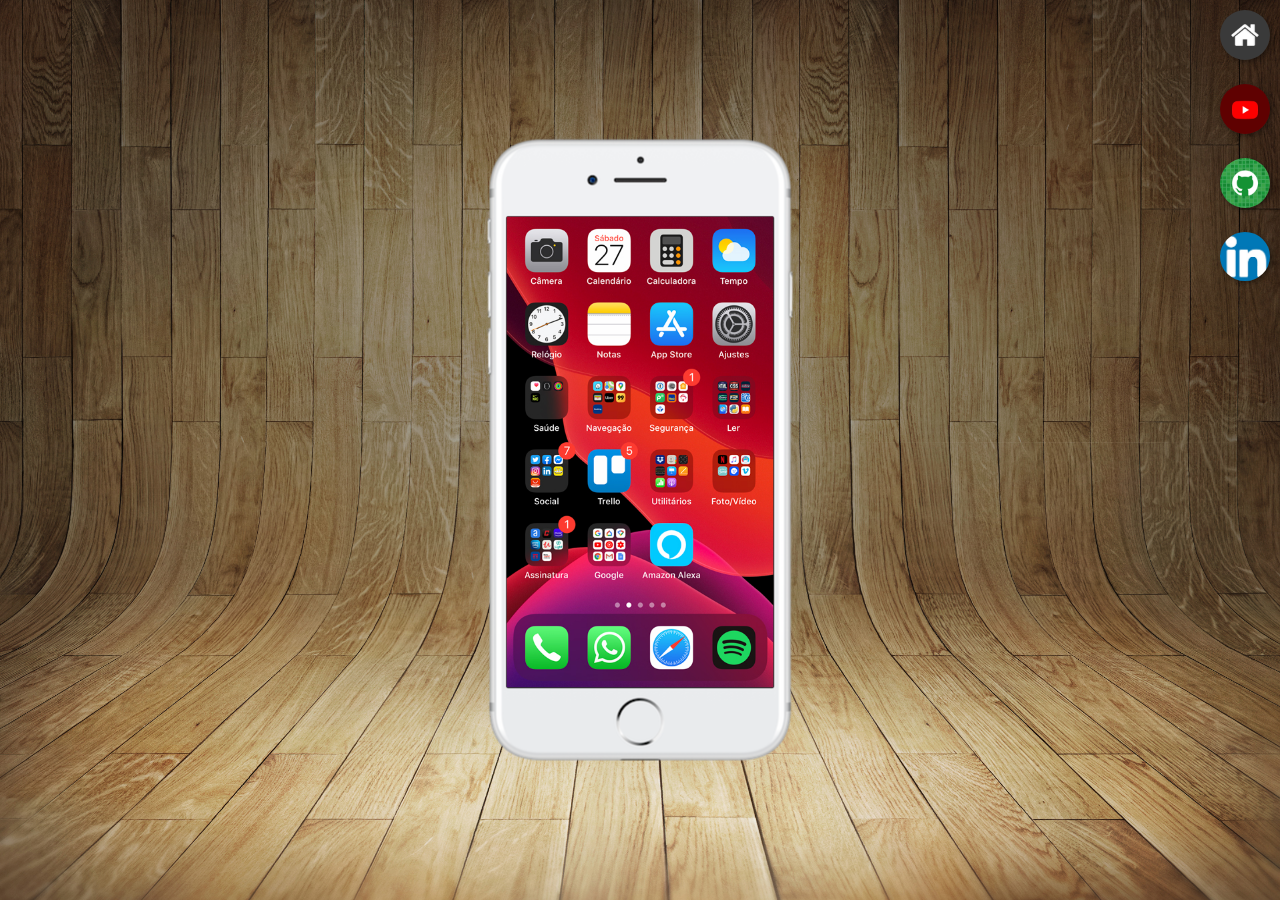
<file: index.html>
<!DOCTYPE html>
<html lang="pt-br">
<head>
    <meta charset="UTF-8">
    <meta http-equiv="X-UA-Compatible" content="IE=edge">
    <meta name="viewport" content="width=device-width, initial-scale=1.0">
    <title>Redes Sociais</title>
    <link rel="shortcut icon" href="favicon.ico" type="image/x-icon">
    <link rel="stylesheet" href="styles.css">
   
</head>
<body>
    <main>
        <section id="telefone">
            <iframe src="home.html" name="tela"  id="tela" frameborder="0"></iframe>
        </section>
        <section id="redes-sociais">
            <a href="home.html" target="tela"><img src="imagens/logo-home.jpg" alt="Home"></a><br>
            <a href="youtube.html" target="tela"> <img src="imagens/logo-youtube.jpg" alt="Youtube"></a><br>
            <a href="github.html" target="tela"><img src="imagens/logo-github.jpg" alt="github"></a><br>
            <a href="linkedin.html" target="tela"><img src="imagens/logo-linkedin.jpg" alt="Linkedin"></a><br>
        </section>
    </main>
    
</body>
</html>
</file>
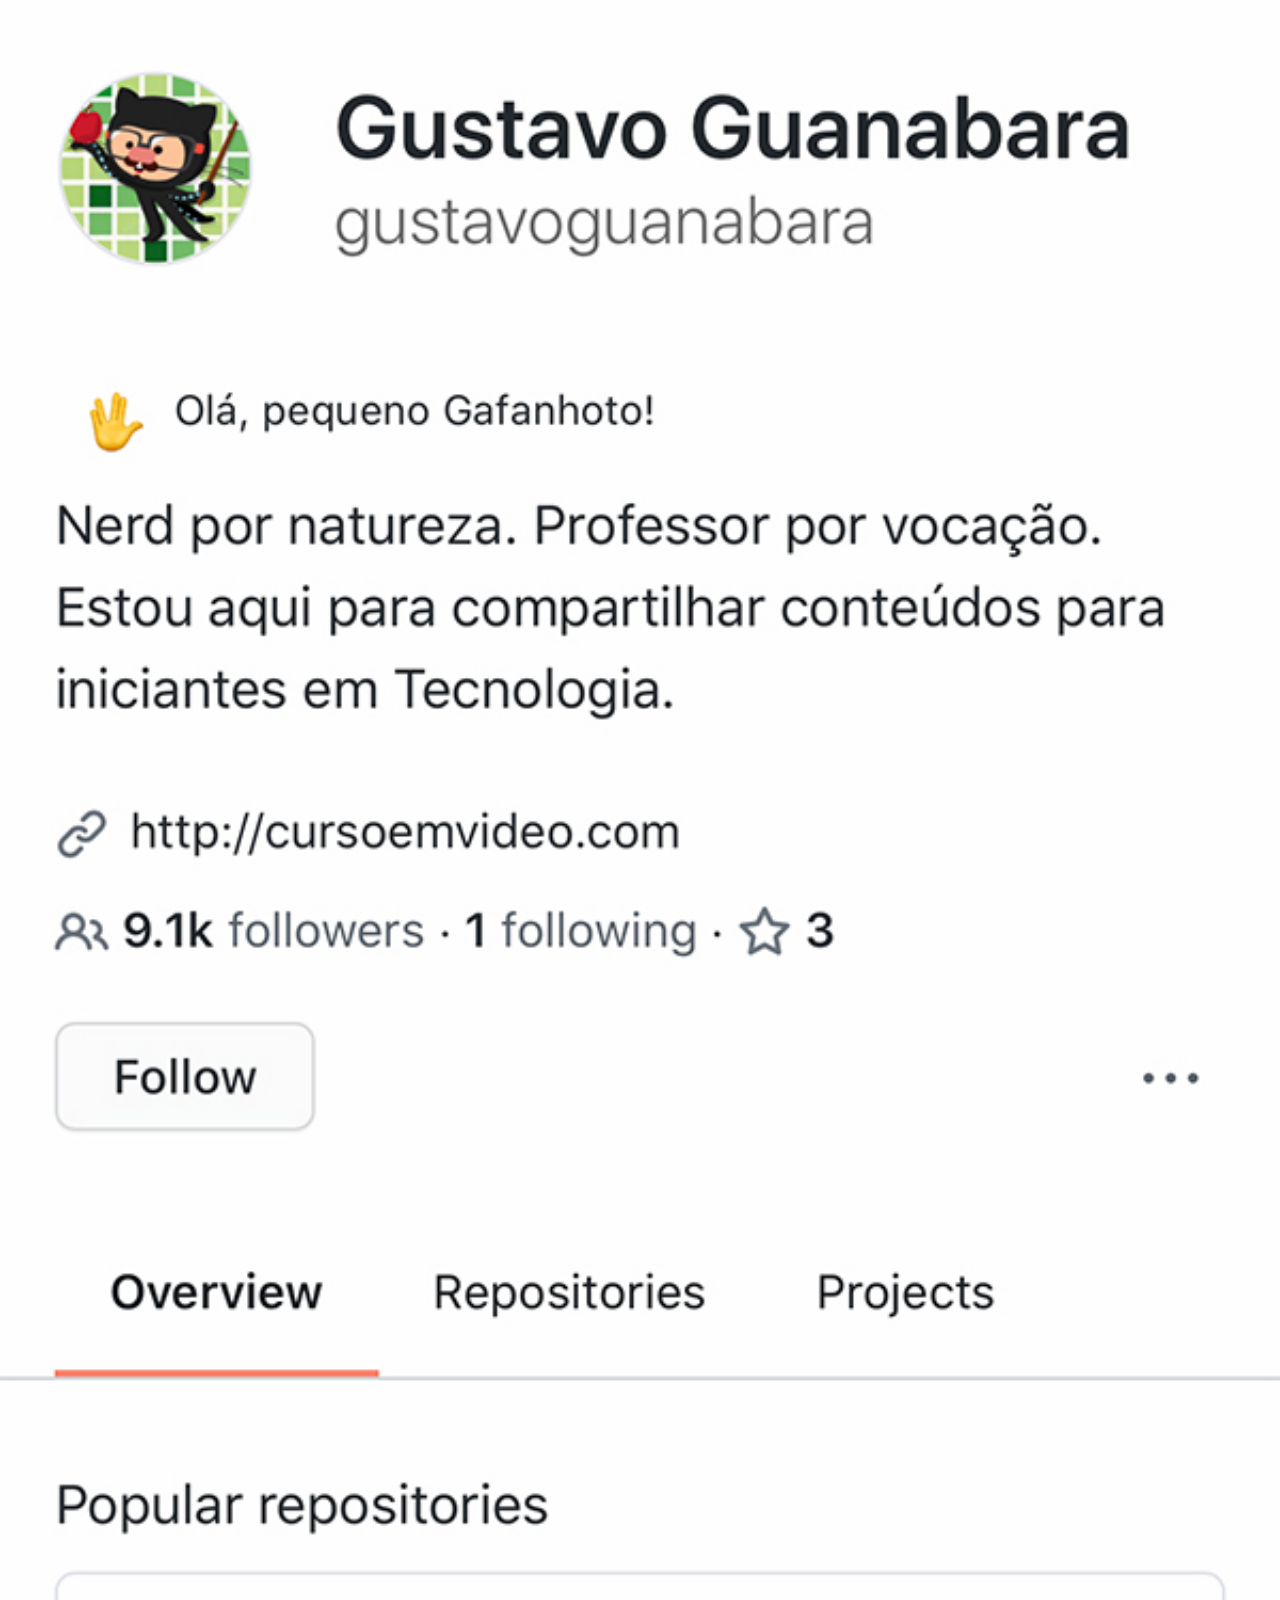
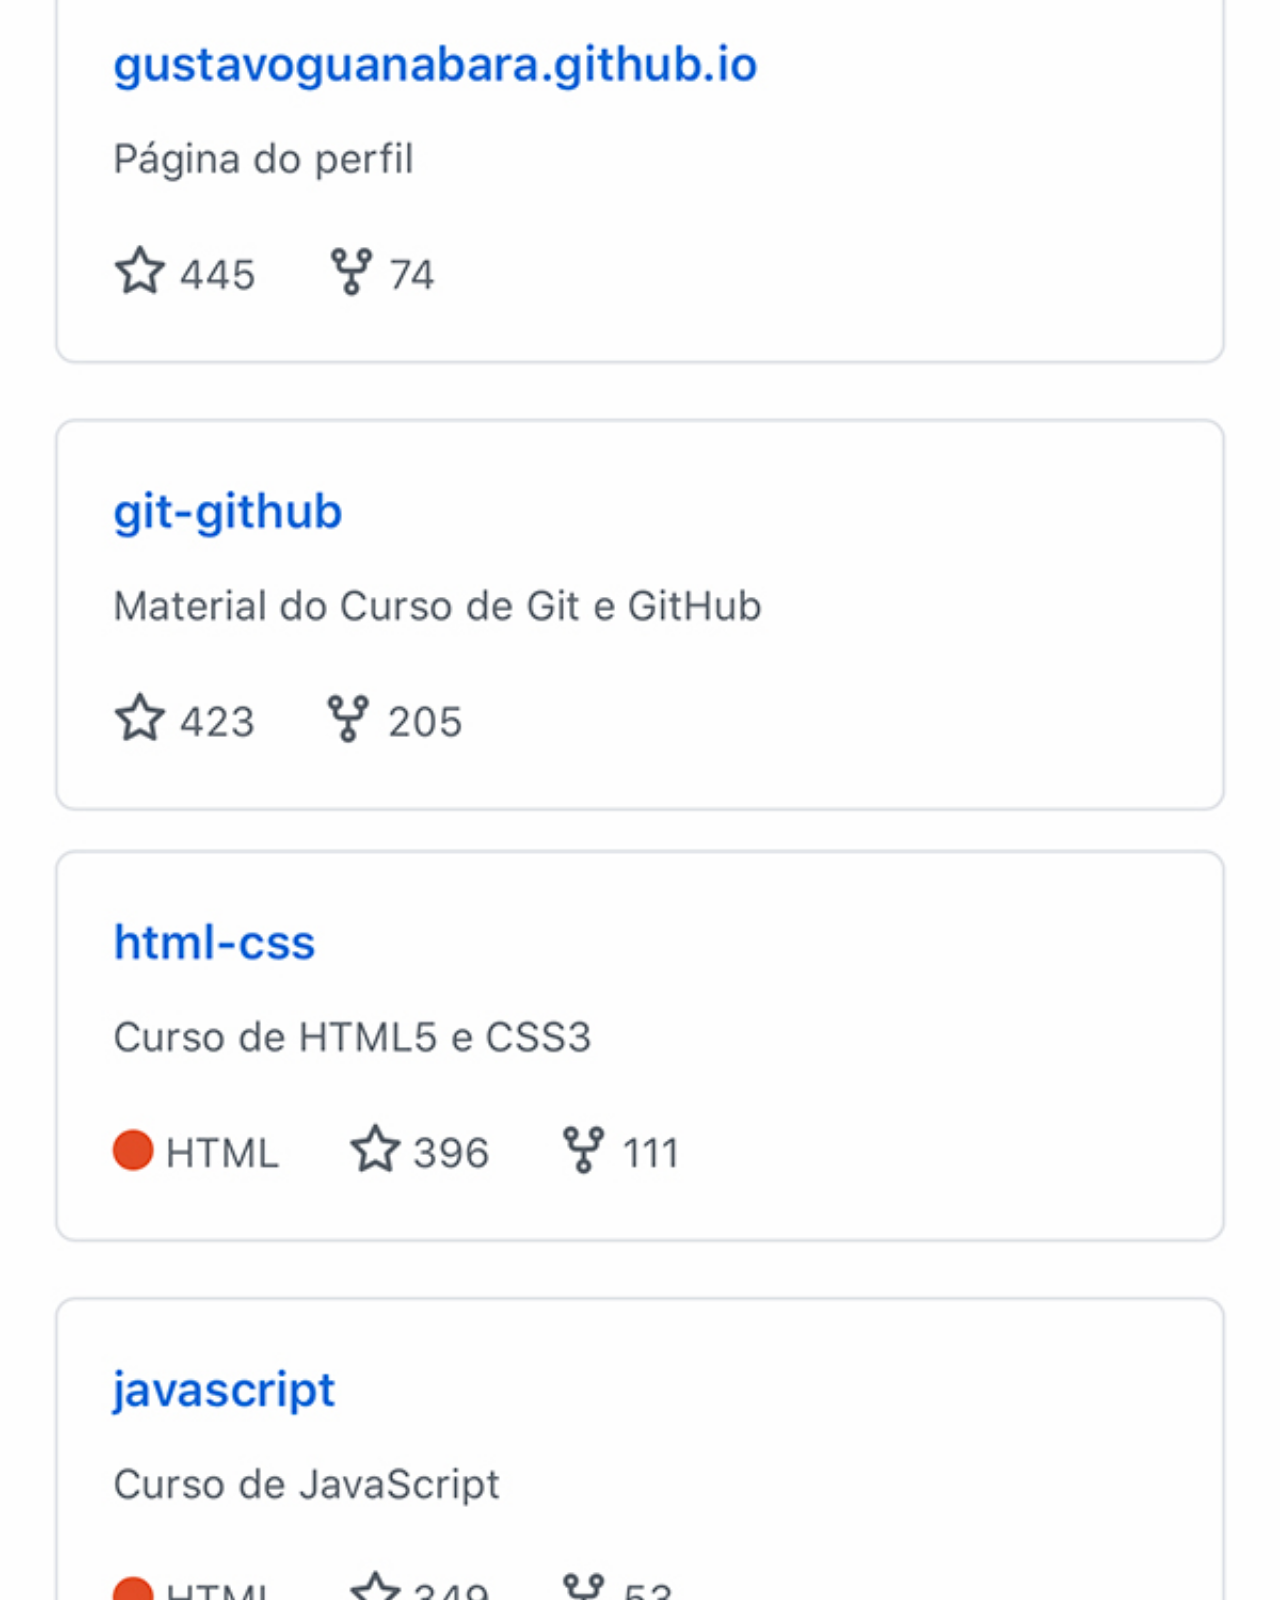
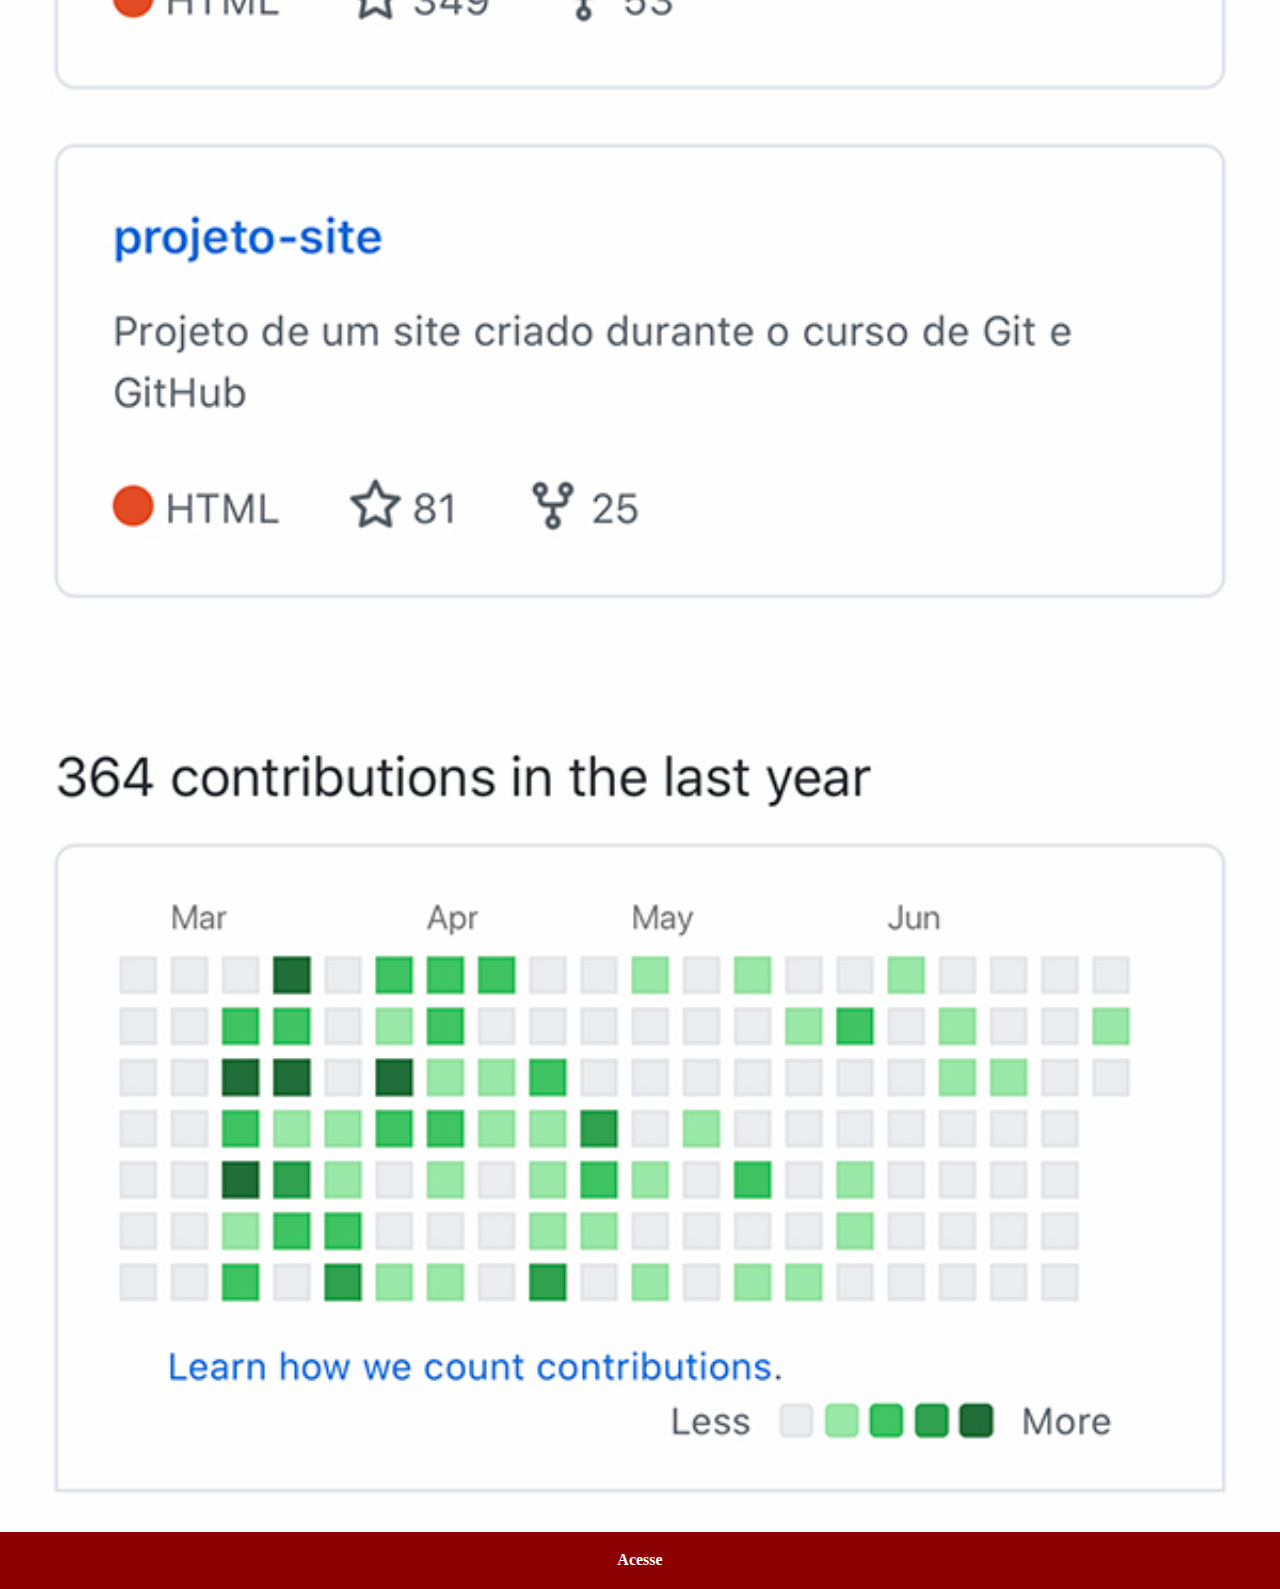
<file: github.html>
<!DOCTYPE html>
<html lang="pt-br">
<head>
    <meta charset="UTF-8">
    <meta http-equiv="X-UA-Compatible" content="IE=edge">
    <meta name="viewport" content="width=device-width, initial-scale=1.0">
    <title>Document</title>
    <link rel="stylesheet" href="social.css">
</head>
<body>
    <img src="imagens/tela-github.jpg" alt="GitHub">
    <a href="https://github.com/gustavoguanabara/">Acesse</a>
    
</body>
</html>
</file>
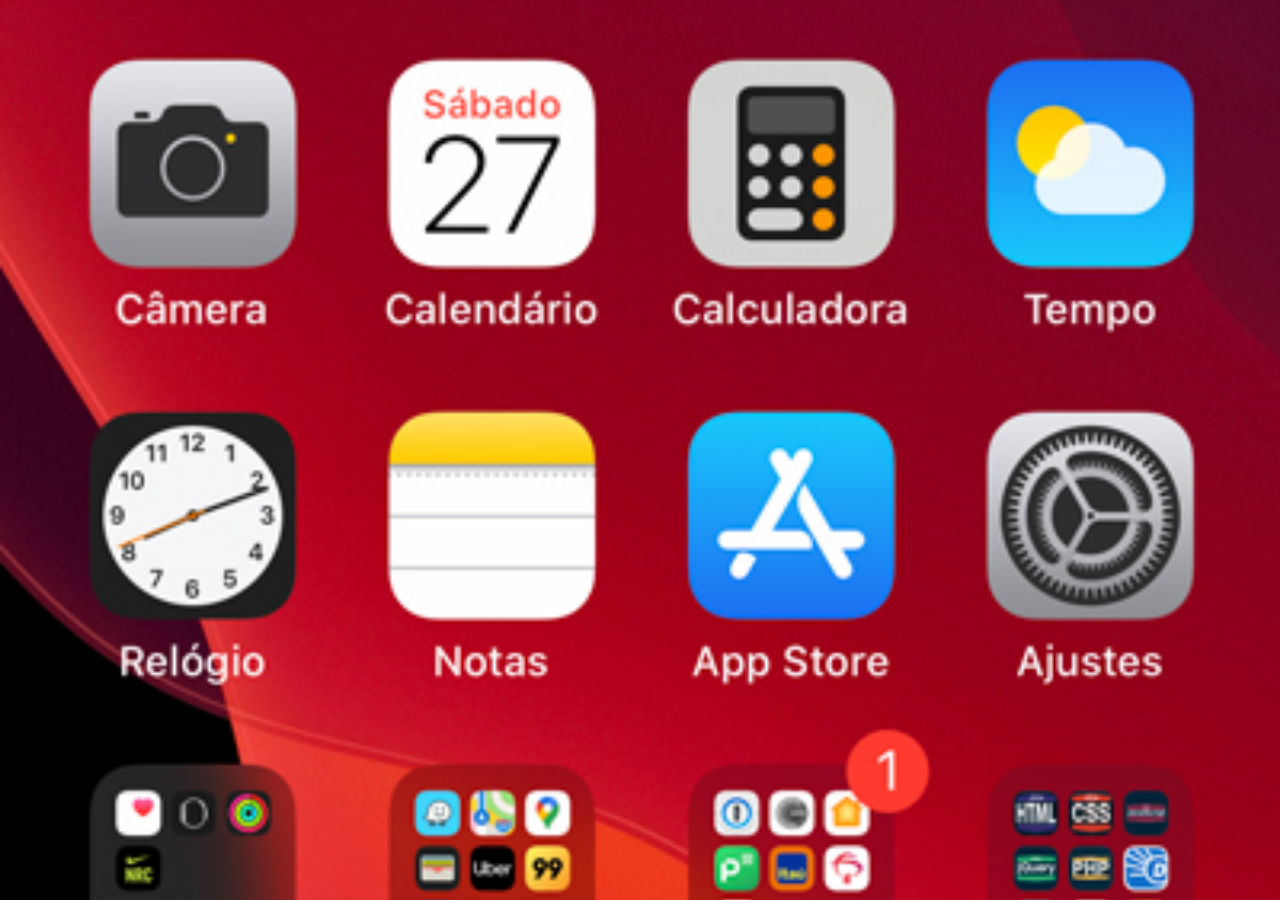
<file: home.html>
<!DOCTYPE html>
<html lang="pt-br">
<head>
    <meta charset="UTF-8">
    <meta http-equiv="X-UA-Compatible" content="IE=edge">
    <meta name="viewport" content="width=device-width, initial-scale=1.0">
    <title>Home</title>
    <style>
        *{
            margin: 0px;
            padding: 0px;
        }

        body{
            width: 100vw;
            height: 100vh;
            background: black url(imagens/tela-home.jpg) no-repeat top center;
            background-size: cover;
        }
    </style>
</head>
<body>
    
</body>
</html>
</file>
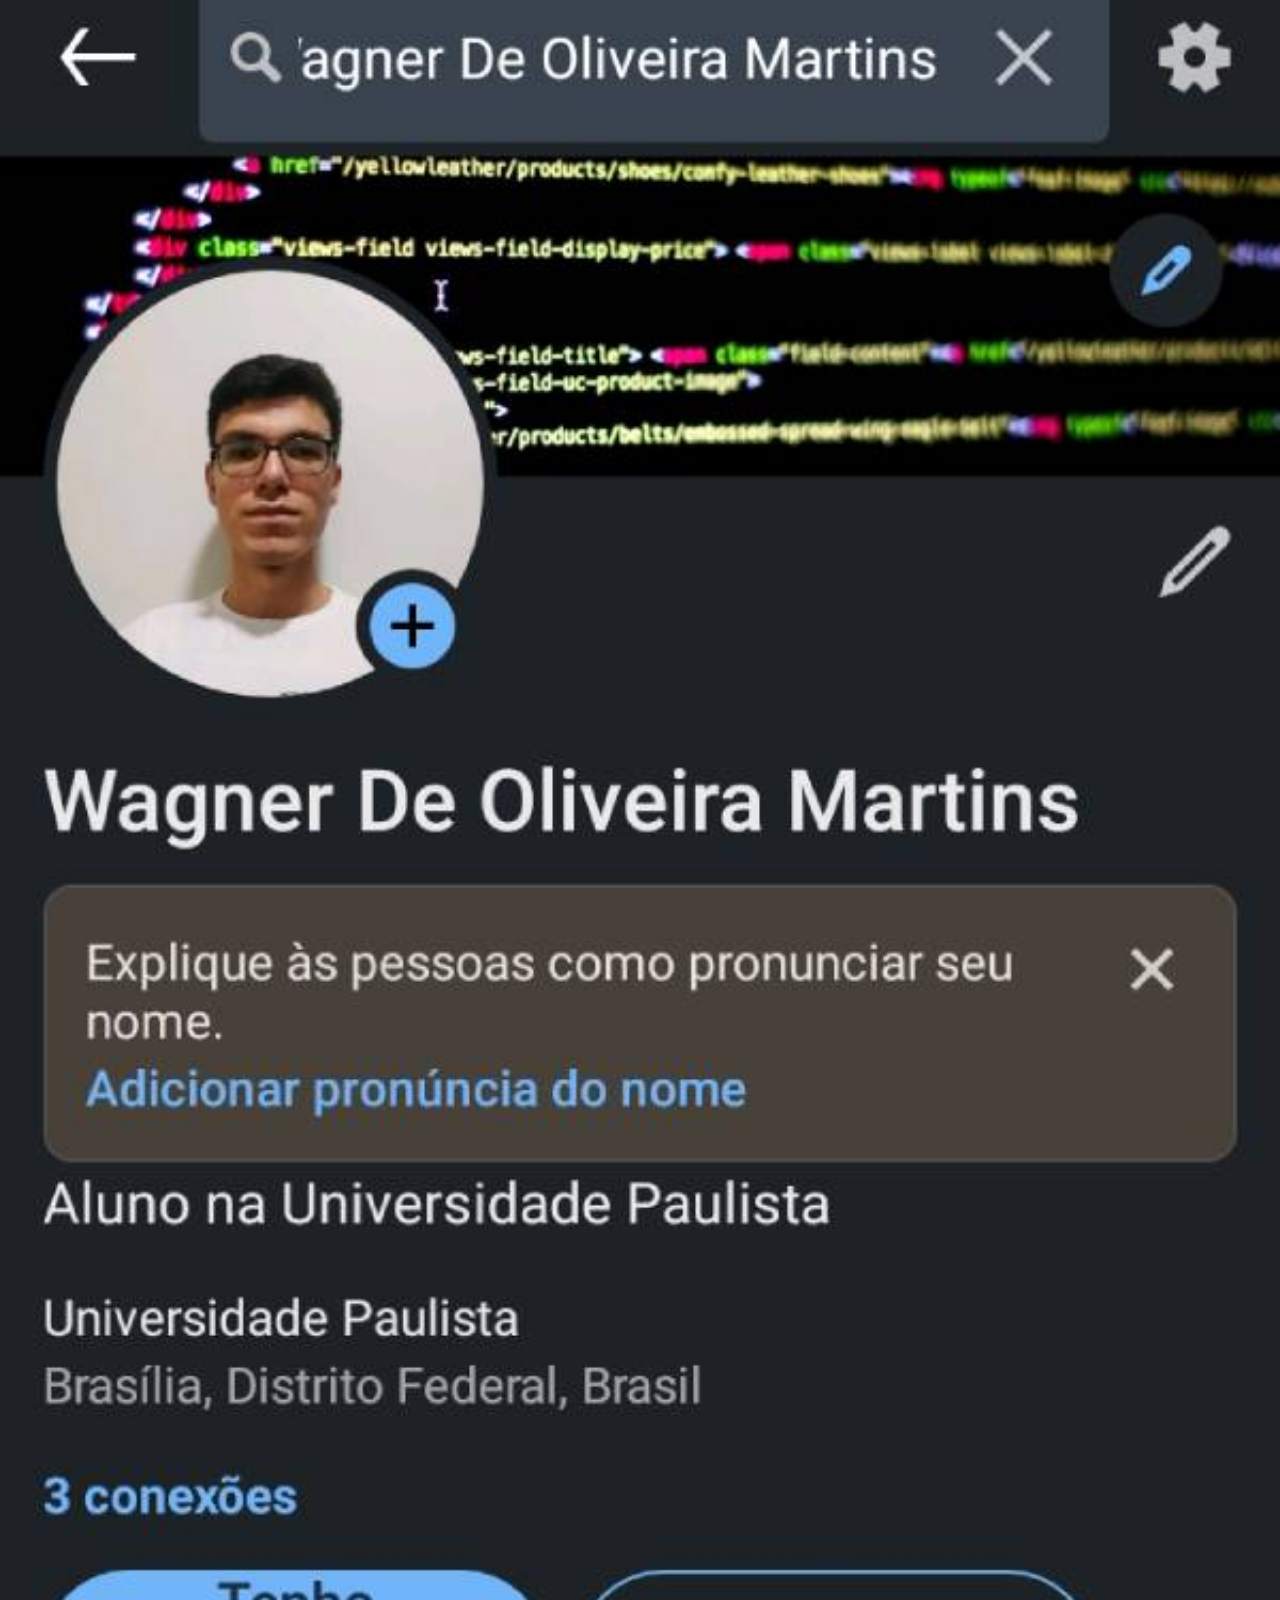
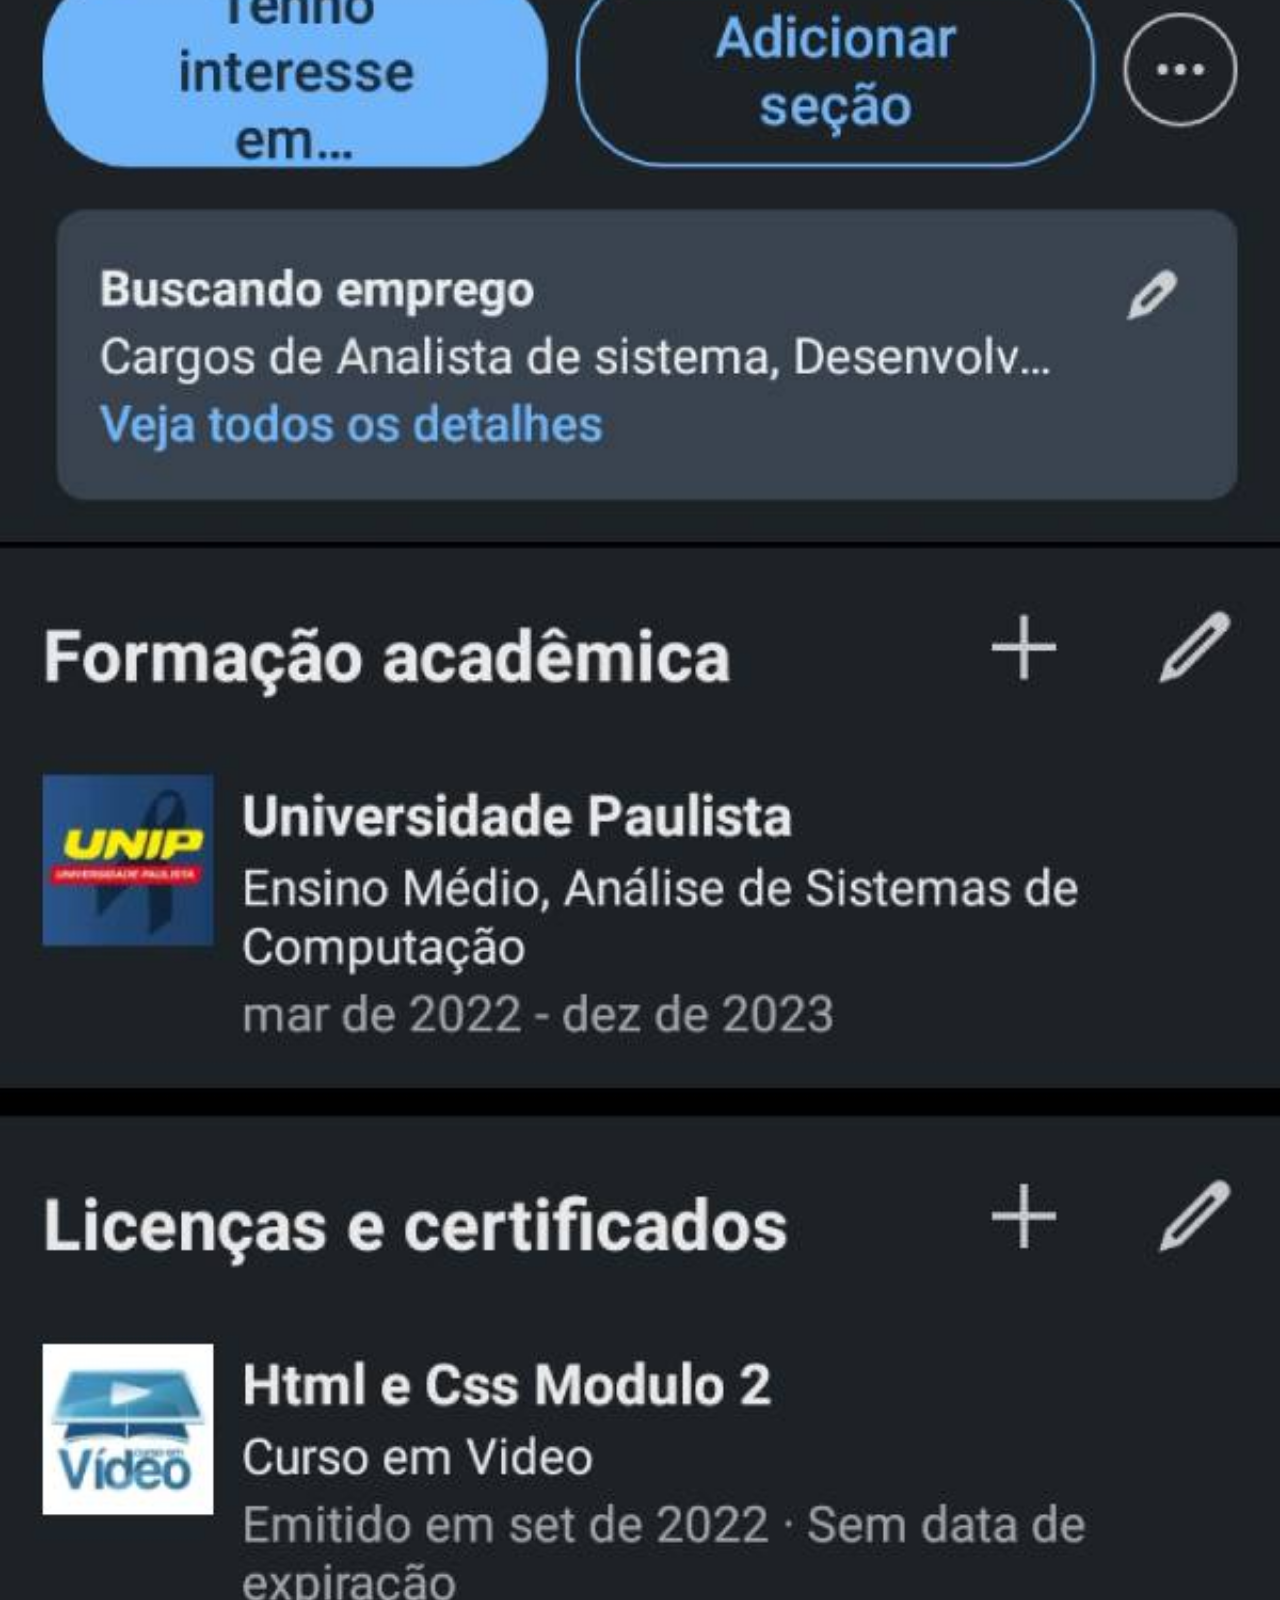
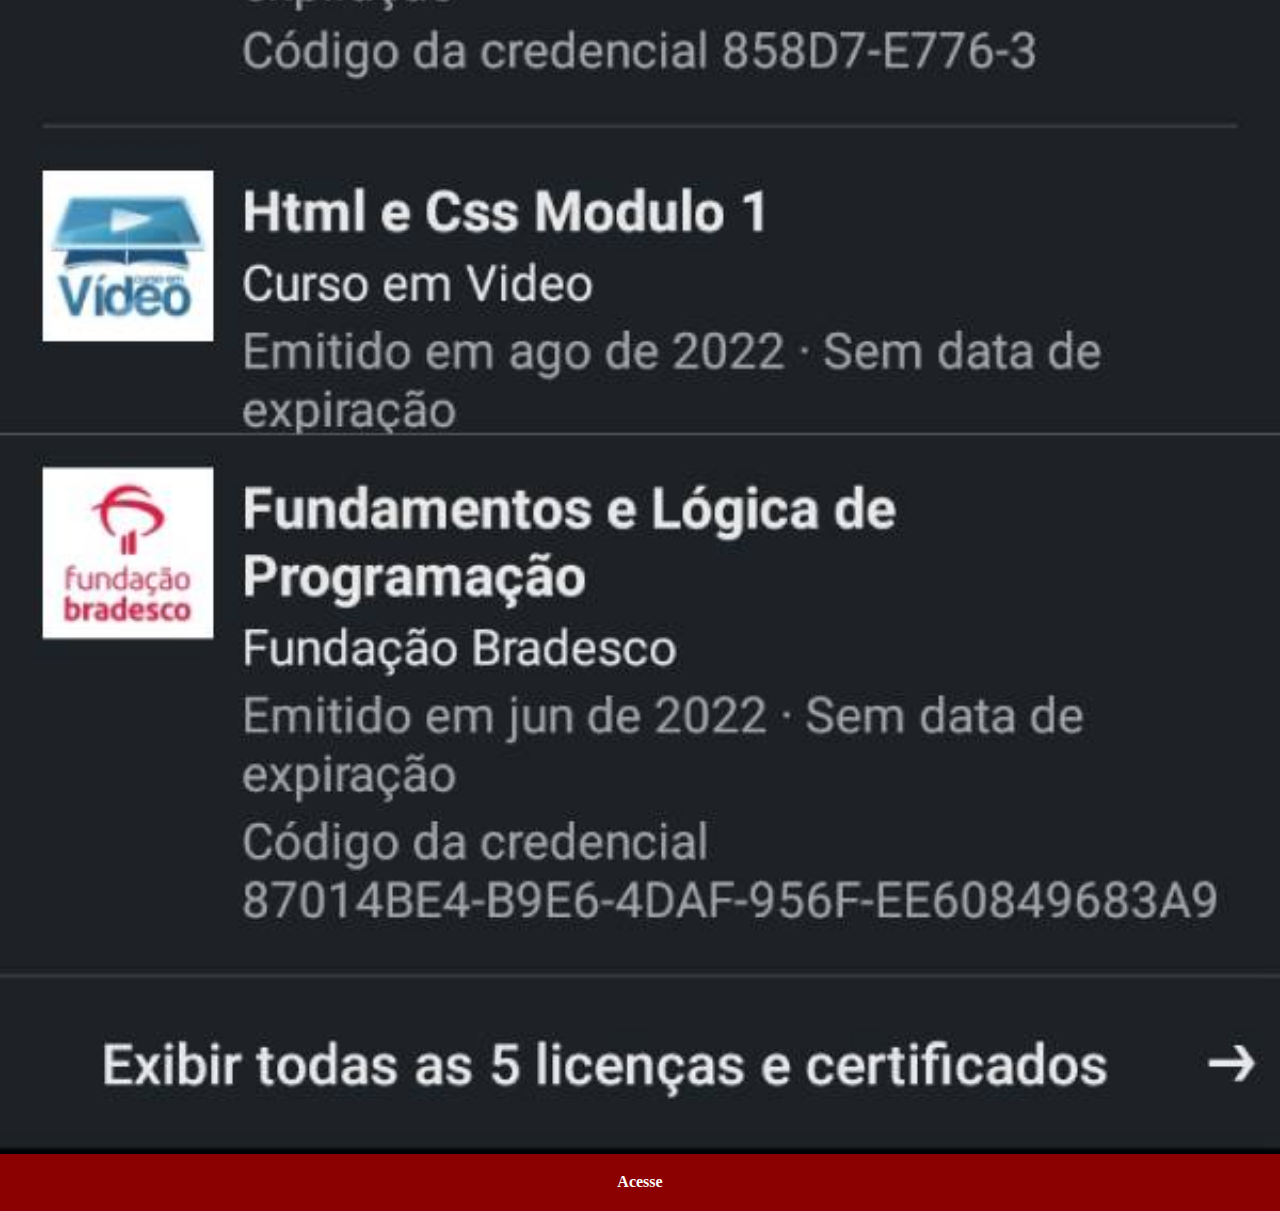
<file: linkedin.html>
<!DOCTYPE html>
<html lang="pt-br">
<head>
    <meta charset="UTF-8">
    <meta http-equiv="X-UA-Compatible" content="IE=edge">
    <meta name="viewport" content="width=device-width, initial-scale=1.0">
    <title>Document</title>
    <link rel="stylesheet" href="social.css">
</head>
<body>
    <img src="imagens/Linkedin.jpg" alt="Youtube">
    <a href="https://www.linkedin.com/in/wagner-de-oliveira-martins-081994239/" target="_blank">Acesse</a>
</body>
</html>
</file>
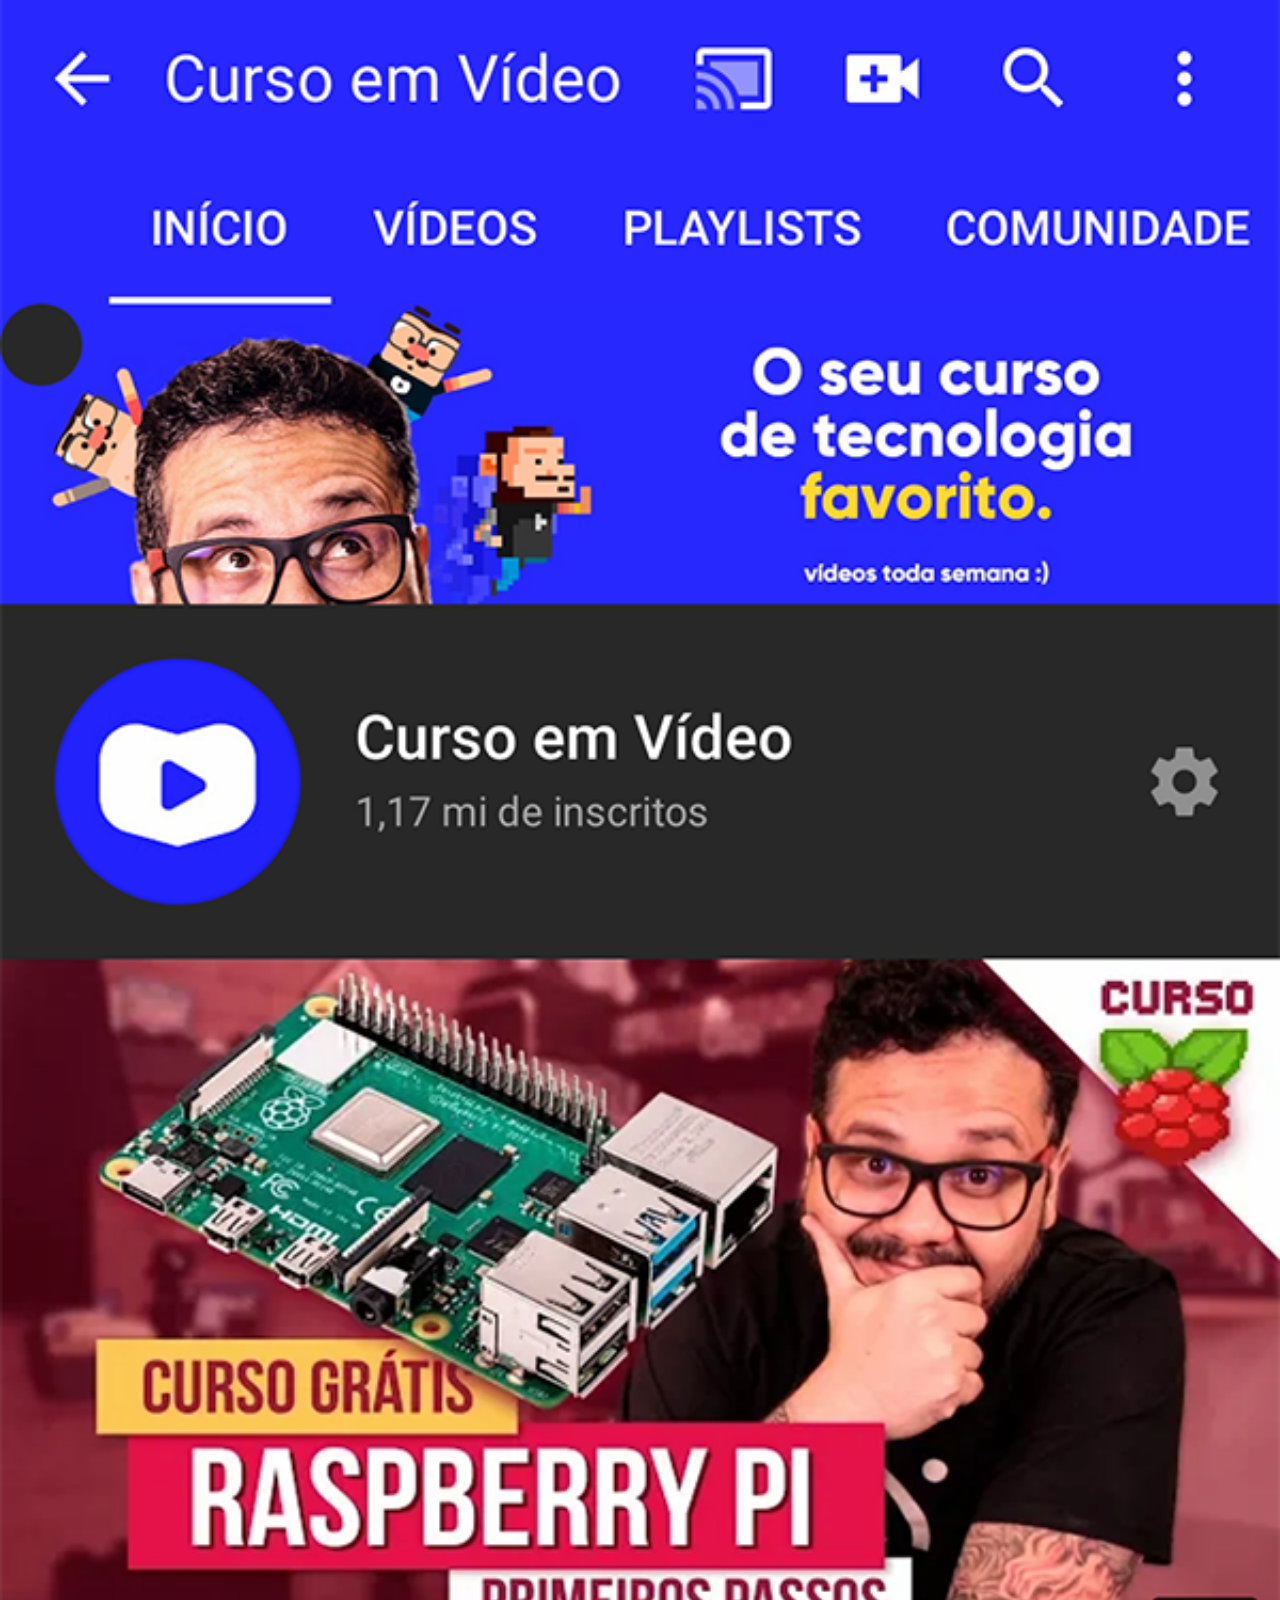
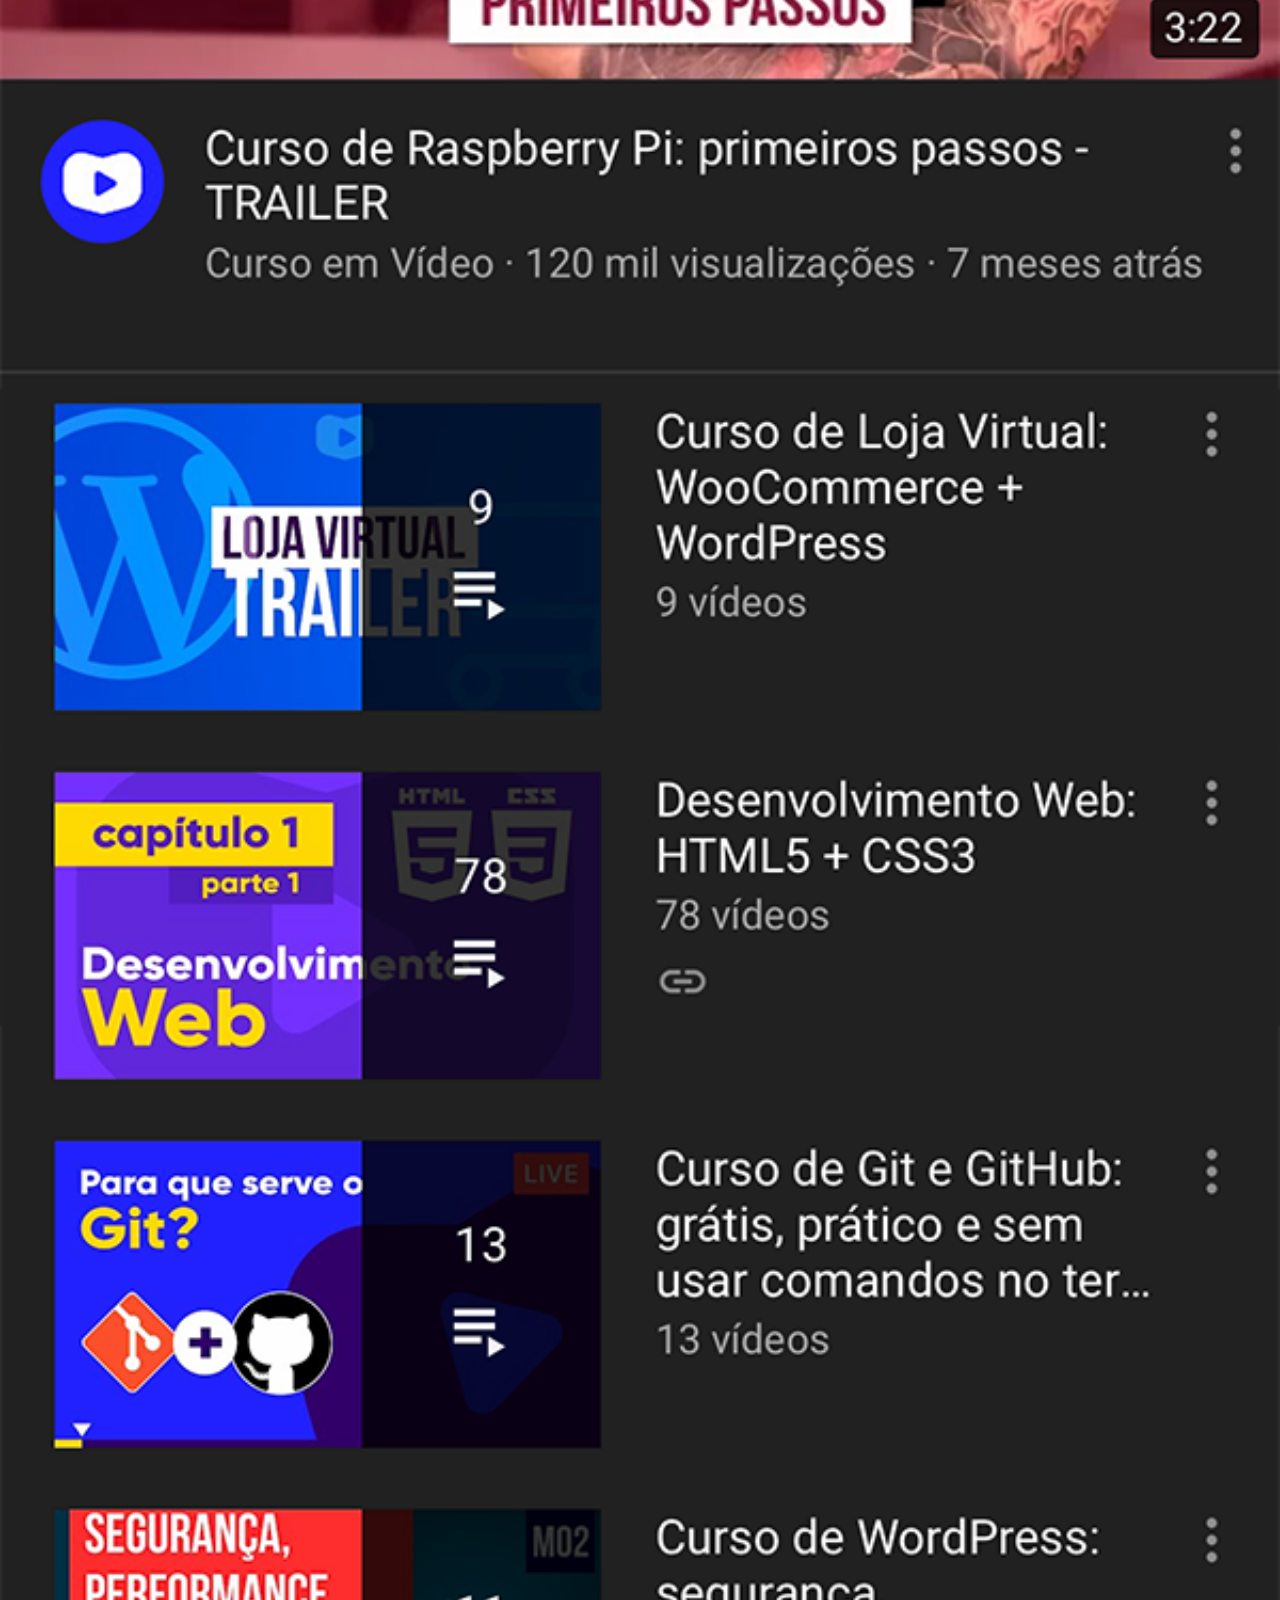
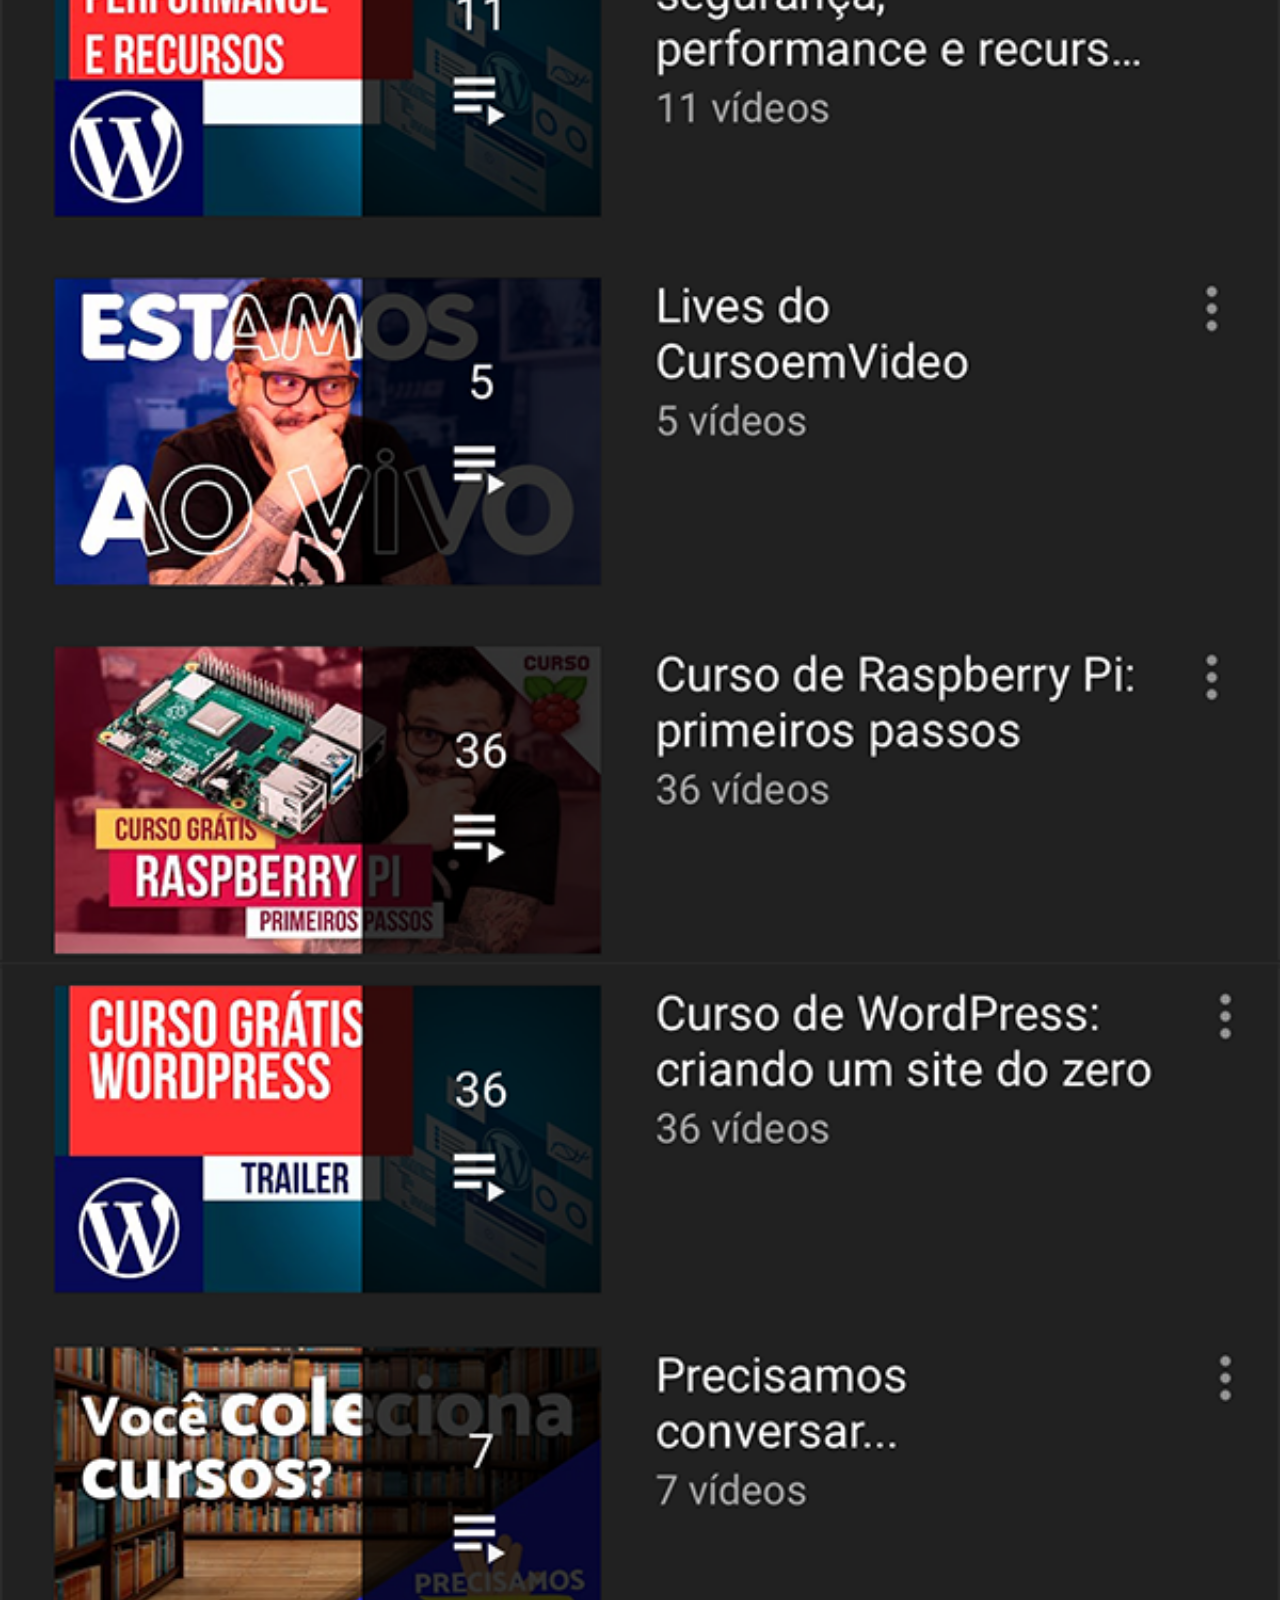
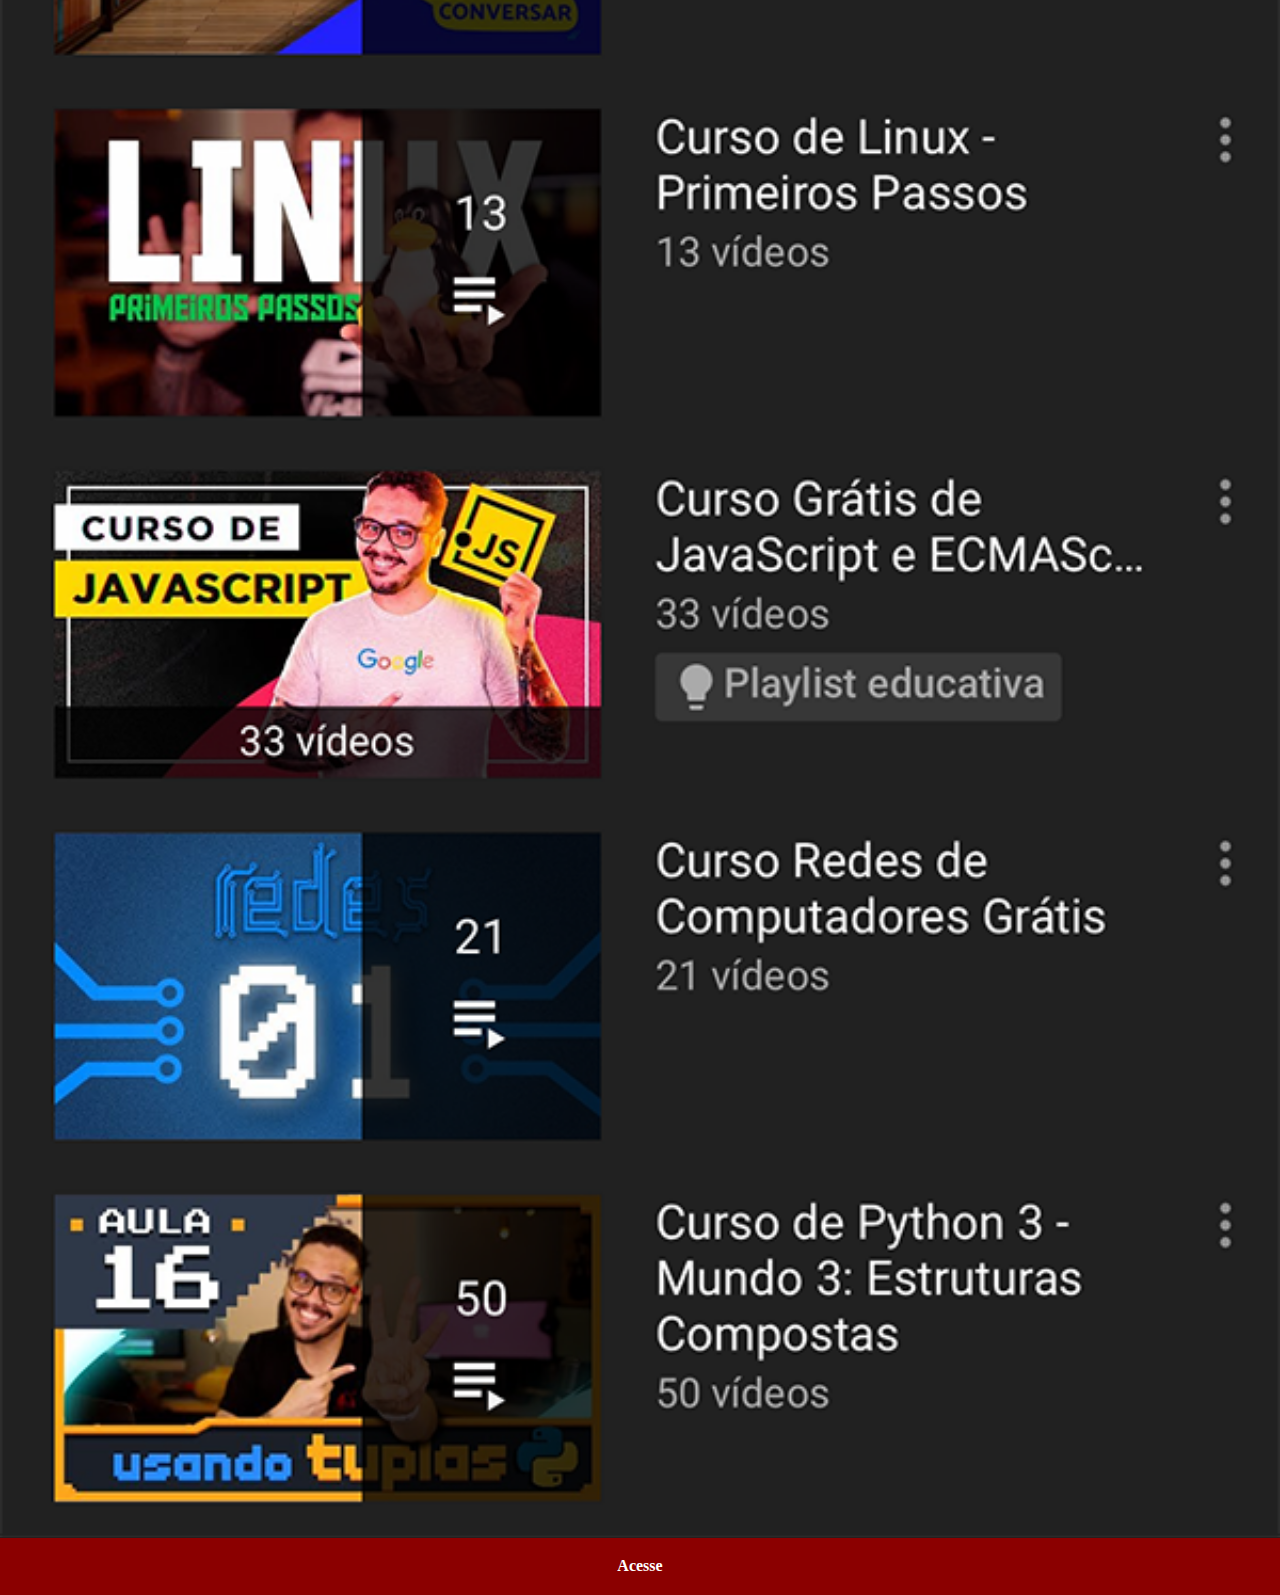
<file: youtube.html>
<!DOCTYPE html>
<html lang="pt-br">
<head>
    <meta charset="UTF-8">
    <meta http-equiv="X-UA-Compatible" content="IE=edge">
    <meta name="viewport" content="width=device-width, initial-scale=1.0">
    <title>Document</title>
    <link rel="stylesheet" href="social.css">
</head>
<body>
    <img src="imagens/tela-youtube.png" alt="Youtube">
    <a href="https://www.youtube.com/@CursoemVideo" target="_blank">Acesse</a>
</body>
</html>
</file>
<file: styles.css>
@charset "UTF-8";
* {
    margin: 0px;
    padding: 0px;
    font-family:Arial, Helvetica, sans-serif;
}

html, body{
    height: 100vh;
    width: 100vw;
}

body{
    background: url(imagens/fundo-madeira.jpg) no-repeat top center;
    background-size: cover;
    background-attachment: fixed;
}

main{
    height: 100vh;
    position: relative;

}

#telefone {
    position: absolute;
    top: 50%;
    left: 50%;
    transform: translate(-50%, -50%);

    height: 627px;
    width: 311px;

    background:url(imagens/frame-iphone.png) no-repeat;
}

#tela{
    position: relative;
    top: 80px;
    left: 22px;
    width: 267px;
    height: 471px;
}
#redes-sociais{
    text-align: right;
}

#redes-sociais > a > img {
    width: 50px;
    margin: 10px;
    border-radius: 50%;
    box-shadow: 2px 2px 5px rgba(0, 0, 0, 0.407);
    box-sizing: border-box;
}

#redes-sociais img:hover{
    border: 2px solid rgba(245, 245, 245, 0.62);
    transform: translate(-3px, -3px);
    box-shadow: 5px 5px 10px rgba(0, 0, 0, 0.599);
    transition: transform .4s, border .3s;
}
</file>
<file: social.css>
*{
            margin: 0px;
            padding: 0px;
        }
        ::-webkit-scrollbar{
            width: 0px;
            height: 0px;
        }
        img{
            width: 100vw;


        }
        a{
            display: block;
            background-color: darkred;
            color: white;
            padding: 20px;
            margin-top: -5px;
            text-align: center;
            font-weight: bolder;
            text-decoration: none;
        }
        a:hover{
            background-color: red;
            transition: background-color .4s;
        }
</file>
